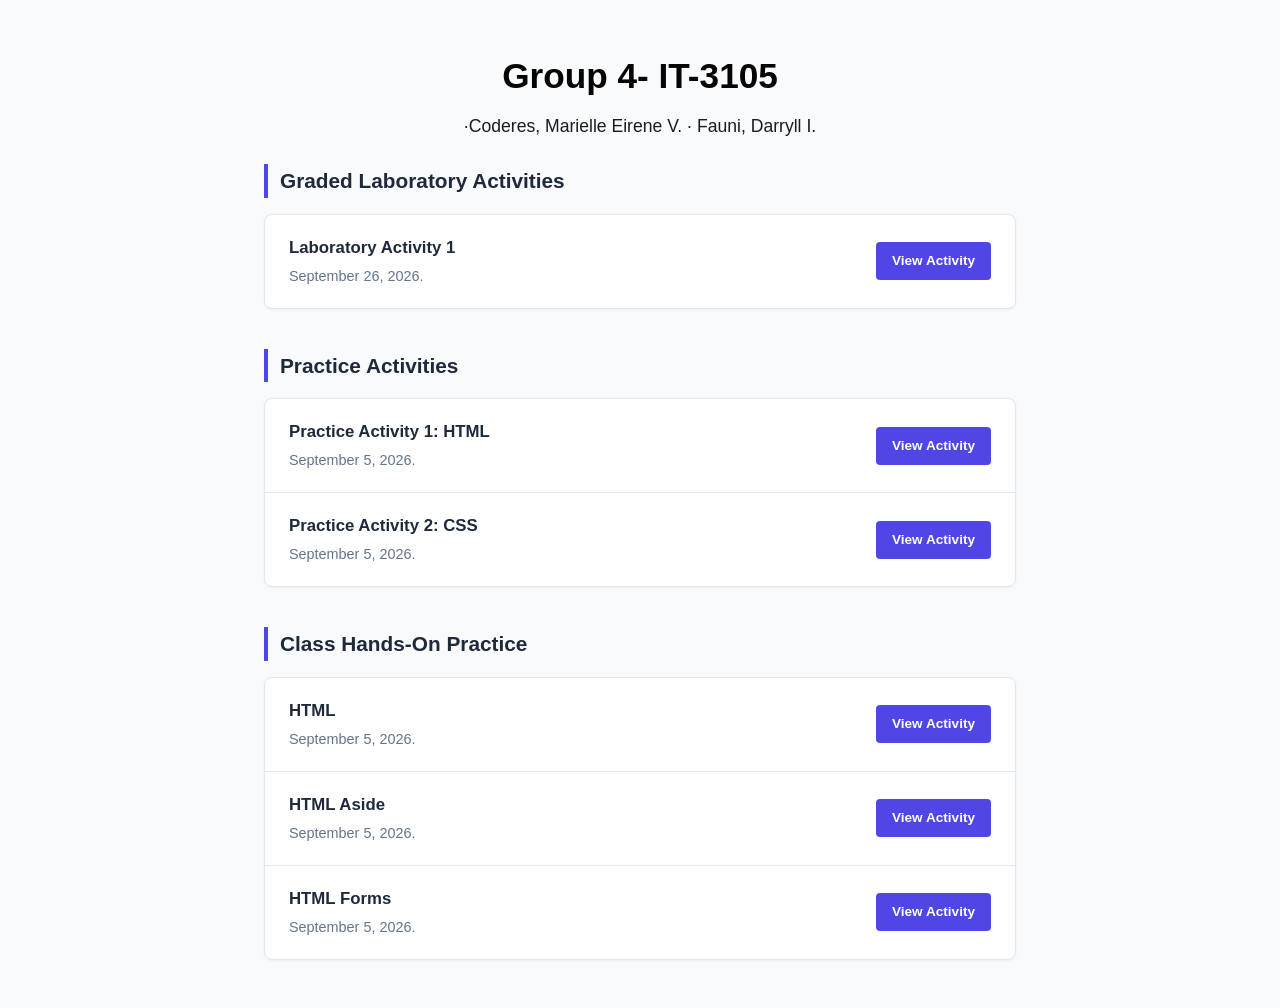
<file: index.html>
<!DOCTYPE html>
<html lang="en">
<head>
    <meta charset="UTF-8">
    <meta name="viewport" content="width=device-width, initial-scale=1.0">
    <title>Class Activity Repository</title>
    <link rel="stylesheet" href="style.css">
</head>
<body>

    <!-- Banner Header -->
    <header>
        <h1>Group 4- IT-3105</h1>
        <p>·Coderes, Marielle Eirene V. · Fauni, Darryll I.</p>
    </header>

    <!-- Main Content Area -->
    <main>
        
        <!-- Section: Current Module -->
        <h2 class="section-title">Graded Laboratory Activities</h2>
        <ul class="activity-list">
            <li>
                <span class="activity-info">
                    <strong>Laboratory Activity 1</strong>
                    <p>September 26, 2026.</p>
                </span>
                <a href="Laboratory Activities/Lab1.html" class="btn">View Activity</a>
            </li>

        </ul>

        <h2 class="section-title">Practice Activities</h2>
        <ul class="activity-list">
            <li>
                <span class="activity-info">
                    <strong>Practice Activity 1: HTML</strong>
                    <p>September 5, 2026.</p>
                </span>
                <a href="practiceactivity(html)/student_profile_portal.html" class="btn">View Activity</a>
            </li>
            <li>
                <span class="activity-info">
                    <strong>Practice Activity 2: CSS </strong>
                    <p>September 5, 2026.</p>
                </span>
                <a href="practiceactivity(css)/student_profile_portal.html" class="btn">View Activity</a>
            </li>
        </ul>

        <h2 class="section-title">Class Hands-On Practice</h2>
        <ul class="activity-list">
            <li>
                <span class="activity-info">
                    <strong>HTML</strong>
                    <p>September 5, 2026.</p>
                </span>
                <a href="practice activities/Practicehtml.html" class="btn">View Activity</a>
            </li>
            <li>
                <span class="activity-info">
                    <strong>HTML Aside</strong>
                    <p>September 5, 2026.</p>
                </span>
                <a href="practice activities/aside.html" class="btn">View Activity</a>
            </li>
            <li>
                <span class="activity-info">
                    <strong>HTML Forms</strong>
                    <p>September 5, 2026.</p>
                </span>
                <a href="practice activities/htmlForms.html" class="btn">View Activity</a>
            </li>
        </ul>

    </main>

</body>
</html>
</file>
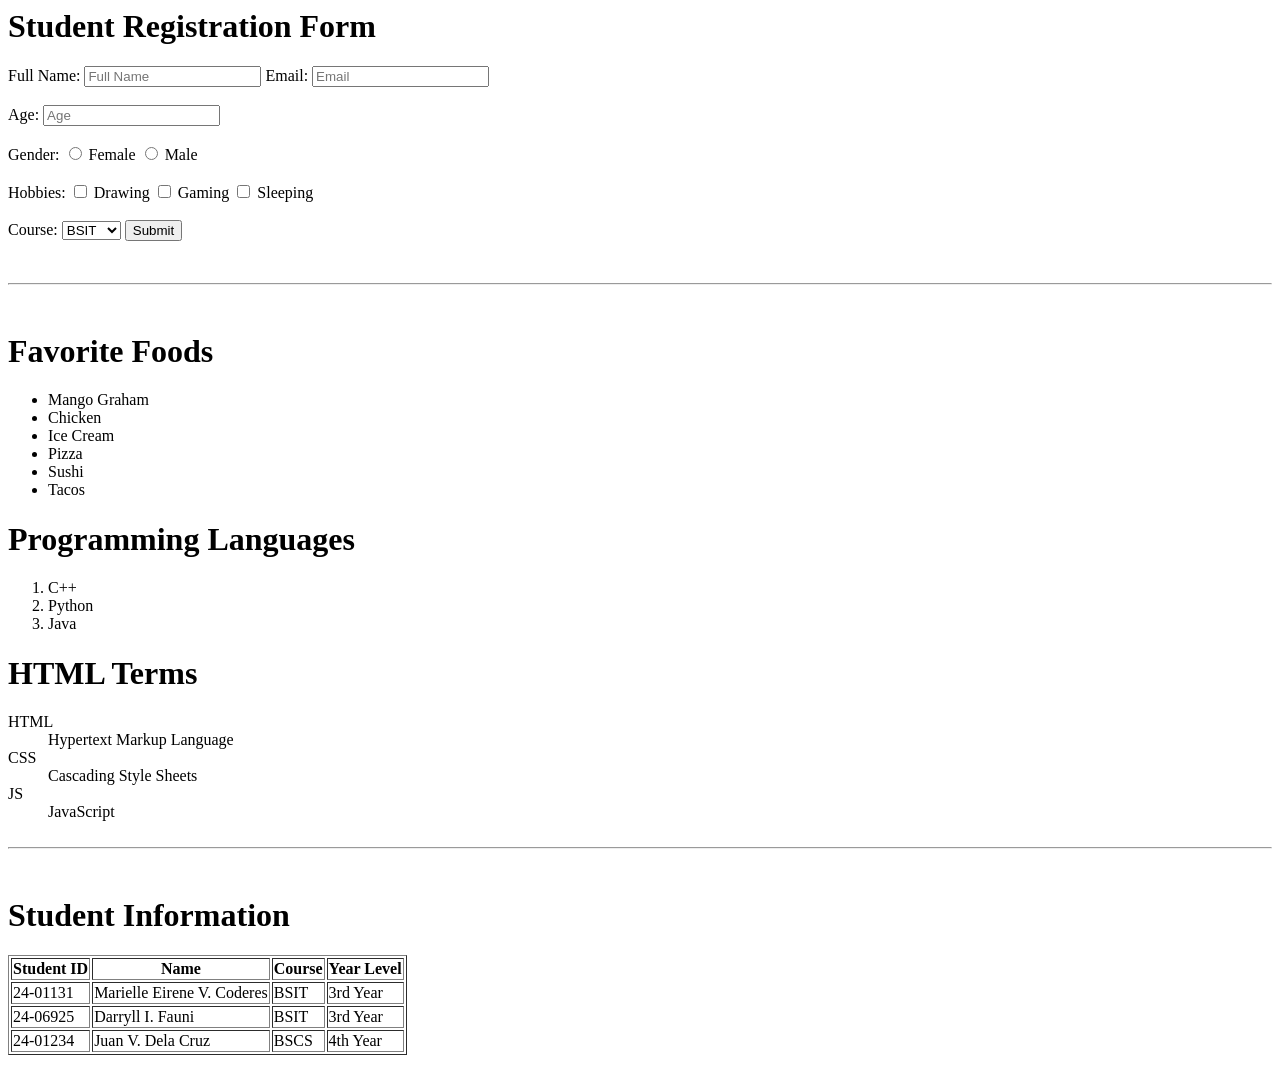
<file: Laboratory Activities/Lab1.html>
<body>

    <h1> Student Registration Form </h1>
    <form>
        <label for="fullname">Full Name:</label>
        <input placeholder ="Full Name" type = "text" name = "FullName" id = "fullname> 
        <br>
        <br>
        <label for="Email"> Email: </label>
        <input placeholder="Email" type="email" name = "email" id="Email">
        <br>
        <br> 
        <label for = "number"> Age: </label>
        <input placeholder = "Age" type = "number" name = "age" id = "number">
        <br>
        <br>
        <label for="radio"> Gender: </label>
        <input type = "radio" id = "option_id" name = "gender" value="option_v">
        <label for = "option_id"> Female </label>
        <input type = "radio" id = "option_id" name = "gender" value="option_v">
        <label for = "option_id"> Male </label>

        <br><br>

        <label for = "checkbox"> Hobbies: </label>
        <input type="checkbox" id="1" name="hobbies" value ="draw">
        <label for="1"> Drawing </label>
        <input type="checkbox" id="2" name="hobbies" value ="draw">
        <label for="2"> Gaming </label>
        <input type="checkbox" id="3" name="hobbies" value ="draw">
        <label for="3"> Sleeping </label>
         
        <br><br>

        <label for = "course"> Course: </label>
        <select id ="course">
            <option value = "BSIT"> BSIT </option>
            <option value ="BSCS"> BSCS</option>
            <option value ="BSCE"> BSCE </option>
            <option value ="BSA"> BSA </option>
            <option value ="BSIS"> BSIS </option>
        </select>
       
        </datalist>
        <button type = "submit"> Submit </button>
    </form>

    <br>
    <hr>
    <br>

    <h1> Favorite Foods </h1>
    <ul>
        <li> Mango Graham </li>
        <li> Chicken </li>
        <li> Ice Cream </li>
        <li> Pizza </li>
        <li> Sushi </li>
        <li> Tacos </li>
    </ul>

    <h1> Programming Languages </h1>
    <ol>
        <li> C++ </li>
        <li> Python </li>
        <li> Java </li>
    </ol>

    <h1> HTML Terms </h1>
    <dl>
        <dt> HTML </dt>
        <dd> Hypertext Markup Language </dd>
        <dt> CSS </dt>
        <dd> Cascading Style Sheets </dd>
        <dt> JS </dt>
        <dd> JavaScript </dd>

        <br>
        <hr>
        <br>

        <h1> Student Information </h1>
        <table border = "1">
            <tr>
                <th> Student ID </th>
                <th> Name  </th>
                <th> Course </th>
                <th> Year Level</th>
            </tr>
            <tr>
                <td> 24-01131 </td>
                <td> Marielle Eirene V. Coderes </td>
                <td>BSIT</td>
                <td>3rd Year</td>
            </tr>
            <tr>
                <td> 24-06925 </td>
                <td> Darryll I. Fauni </td>
                <td>BSIT</td>
                <td>3rd Year</td>
            </tr>
            <tr>
                <td> 24-01234 </td>
                <td> Juan V. Dela Cruz</td>
                <td>BSCS</td>
                <td>4th Year</td>
            </tr>
        </table>

    
</body>
</file>
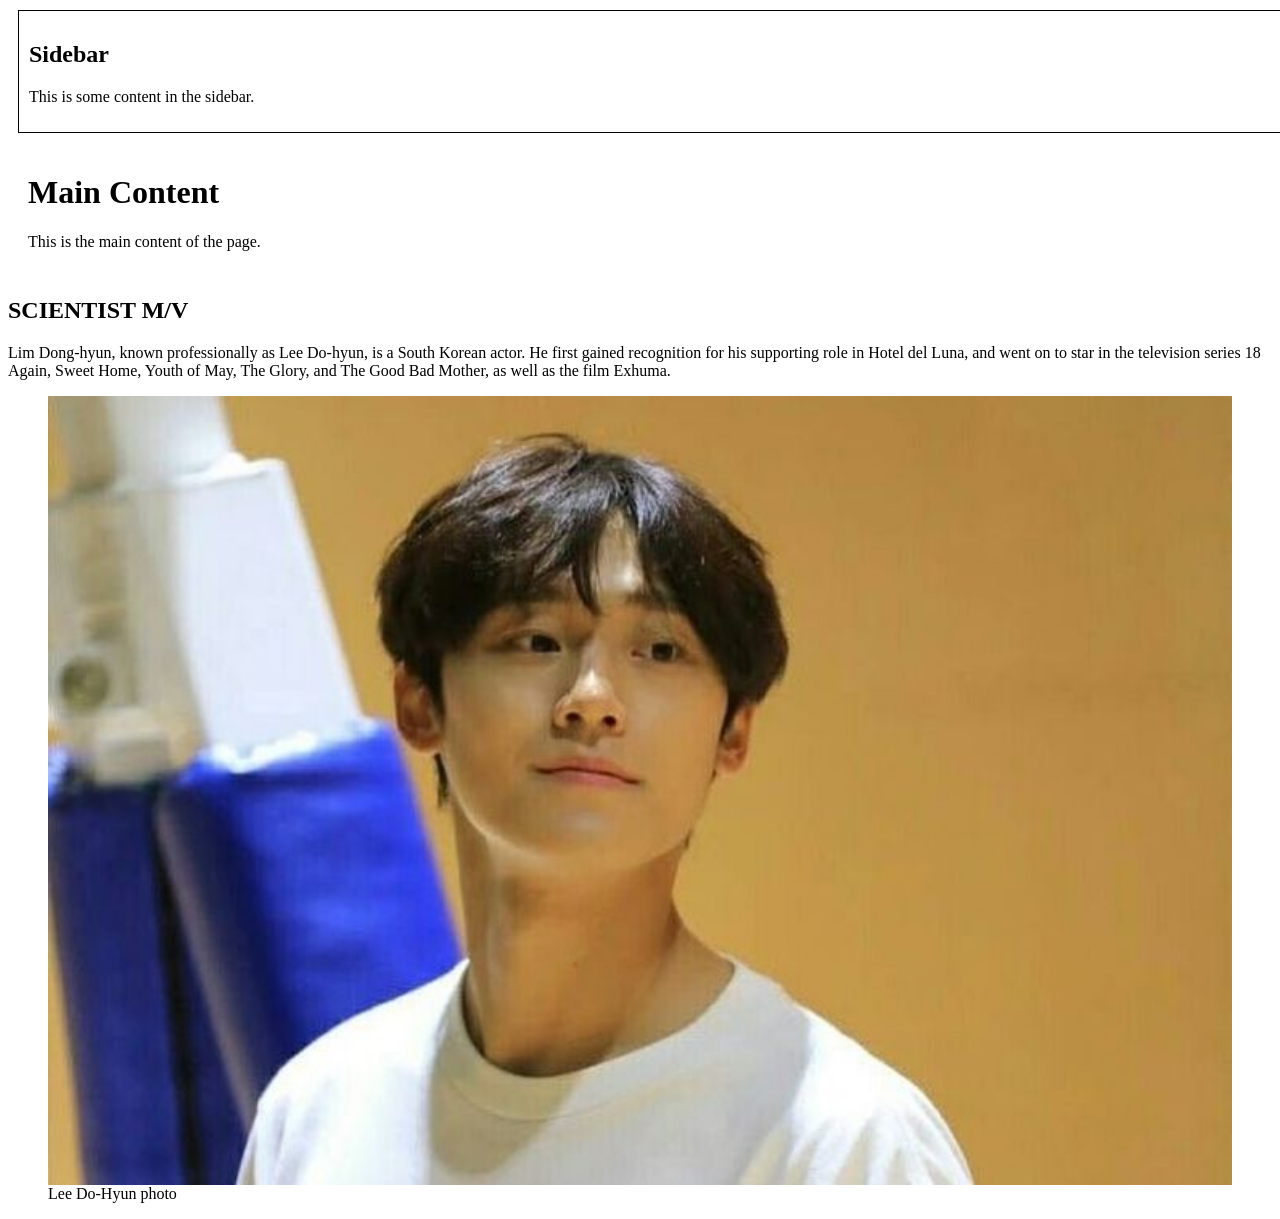
<file: practice activities/aside.html>
<style>
    main {
        padding: 10px;
        margin: 10px;
    }

    aside{
        width: 100vw;
        border: 1px solid black;
        padding: 10px;
        margin: 10px;
        float: top;
    }
</style>

</head>
<body> 
    <aside>
        <h2> Sidebar </h2>
        <p> This is some content in the sidebar.</p>
    </aside>
    <main>
        <h1>Main Content</h1>
        <p>This is the main content of the page.</p>
    </main>
</body>

<body>
    <h2>SCIENTIST M/V</h2>
    <p>Lim Dong-hyun, known professionally as Lee Do-hyun, is a South Korean actor.
        He first gained recognition for his supporting role in Hotel del Luna, and 
        went on to star in the television series 18 Again, Sweet Home, Youth of May, 
        The Glory, and The Good Bad Mother, as well as the film Exhuma.</p>
        <figure>
            <img src ="attachments/Lee Do Hyun.jpeg" alt ="Trulli" style = "width: 100%">
            <figcaption> Lee Do-Hyun photo</figcaption>
        </figure>
</body>
</html>
</file>
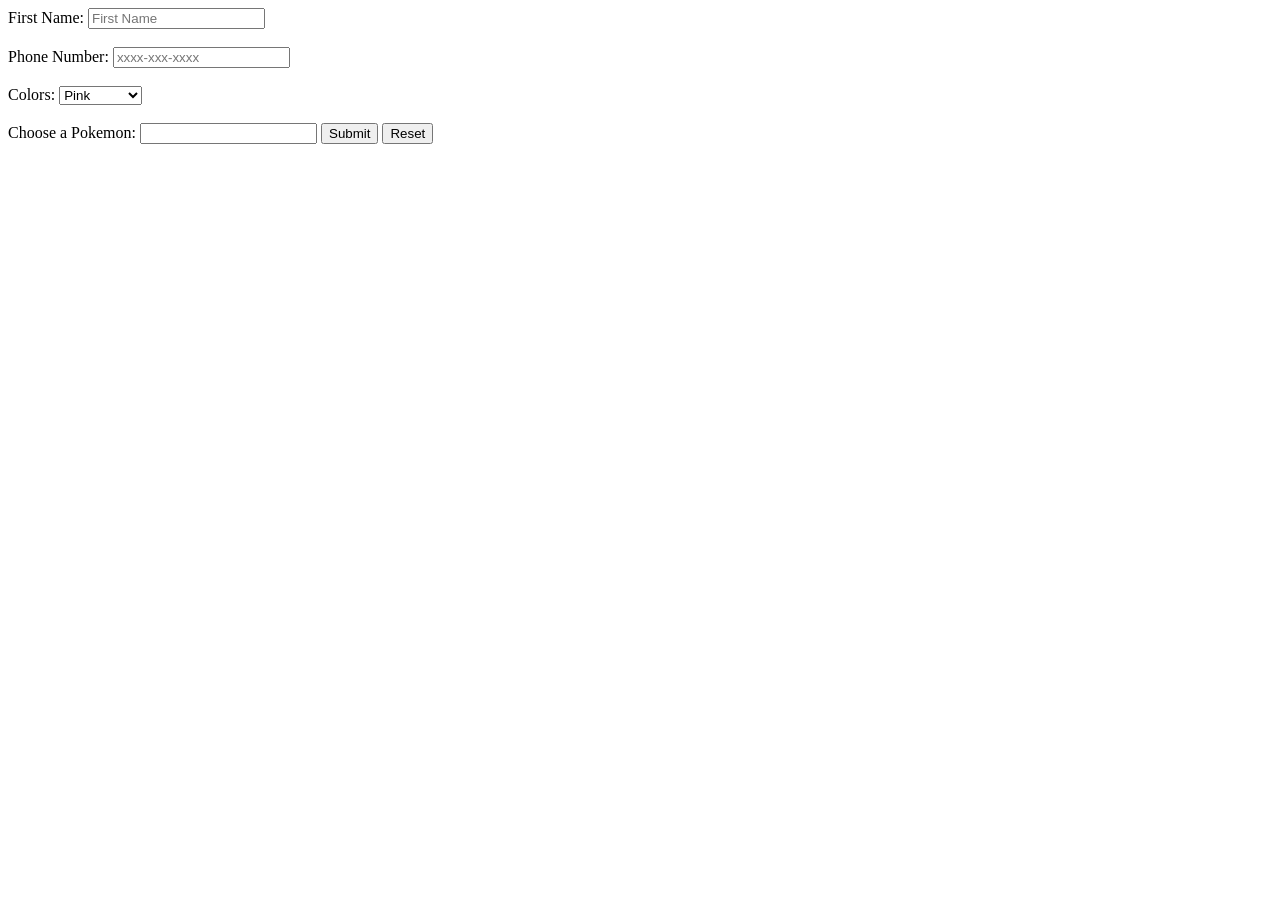
<file: practice activities/htmlForms.html>
<body>
    <form>
        <label for="firstname">First Name:</label>
        <input placeholder ="First Name"type = "text" name = "firstname" id = "firstname"> <br> <br>
        <label for = "Phonenumber"> Phone Number: </label>
        <input placeholder="xxxx-xxx-xxxx" type = "tel" id = "Phonenumber" pattern = "[0-9]{4}-[0-9]{3}-[0-9]{4}" >
        <br>
        <br> 
        <label for = "colors"> Colors: </label>
        <select id = "colors">
            <option value = "pink"> Pink </option>
            <option value = "peach"> Peach</option>
            <option value = "periwinkle">Periwinkle</option>
            <option value = "purple">Purple</option>
        </select><br><br>

        <label for = "pk-choice"> Choose a Pokemon:</label>
        <input list = "pk-opts" id = "pk-choice" name = "pk-choice">
        <datalist id = "pk-opts">
            <option value = "Pikachu"> 
            <option value = "Jigglypuff"> 
            <option value = "Squirtle">
            <option value = "Psyduck">
       
        </datalist>
        <button type = "submit"> Submit </button>
        <button type ="reset"> Reset</button>
    </form>


</body>
</file>
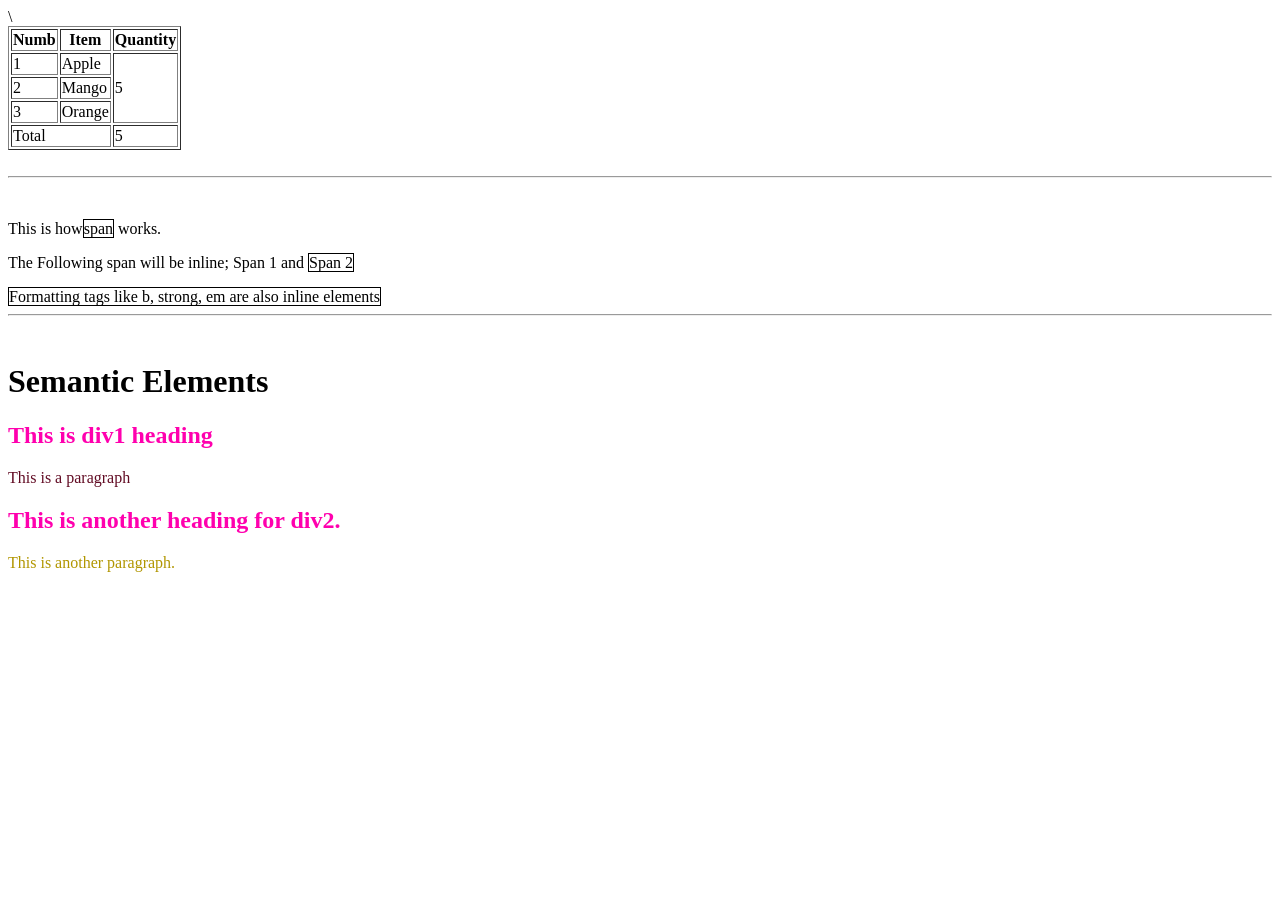
<file: practice activities/Practice1.html>
<table border ="1">\
    <tr>
        <th>Numb</th>
        <th>Item</th>
        <th>Quantity</th>
    </tr>
    <tr>
        <td>1</td>
        <td>Apple</td>
        <td rowspan ="3">5</td>
    </tr>
    <tr>
        <td>2</td>
        <td>Mango</td>
    </tr>
    <tr>
        <td>3</td>
        <td>Orange</td>
    </tr>
    <tr>
        <td colspan ="2">Total</td>
        <td>5</td>
    </tr>
</table>

<br>
<hr>
<br>

<!DOCTYPE html>

<html> 
        <p>This is how<span style="border: 1px solid
        black">span</span> works. </p>
        <p> The Following span will be inline; 
            <span style = "border: 1 px solid black">Span 1</span>
            and <span style="border: 1px solid black">Span 2</span></p>
            <span style ="border: 1px solid black"> Formatting tags like b, strong, em are also inline elements</span>


    <br>
    <hr>
    <br>

    <head>
        <title> Example 7  Inline Elements </title>
        <style>
            h2 {
                color: rgb(255, 0, 174);
            }
            .div1 {
                color: rgb(98, 12, 36);
            }
            .div2{
                color: rgb(177, 150, 0);
            }
        </style>
    </head>
    <body>

        <h1> Semantic Elements </h1>
        <div class ="div1">
            <h2> This is div1 heading</h2>
            <p> This is a paragraph </p>
        </div> 

        <div class ="div2">
            <h2> This is another heading for div2.</h2>
            <p>This is another paragraph.</p>
        </div>

    <body> 


</html>
</file>
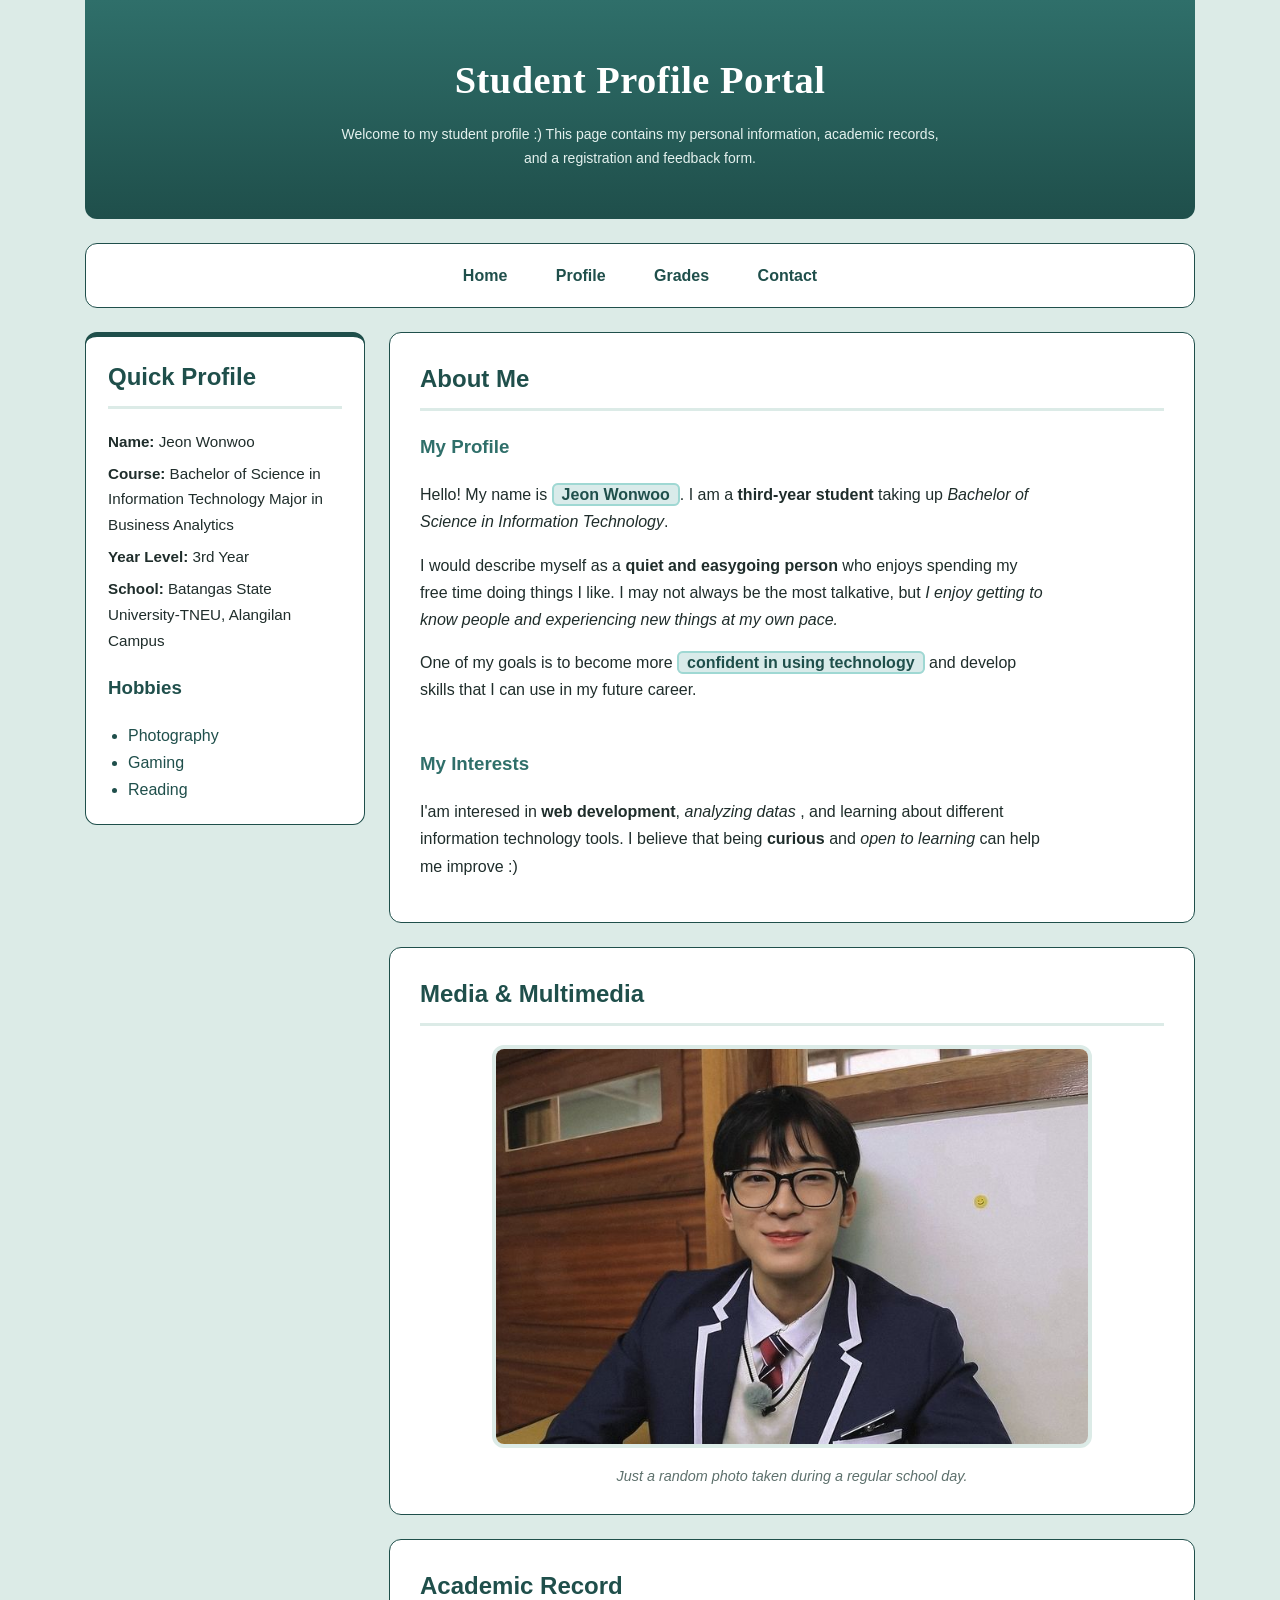
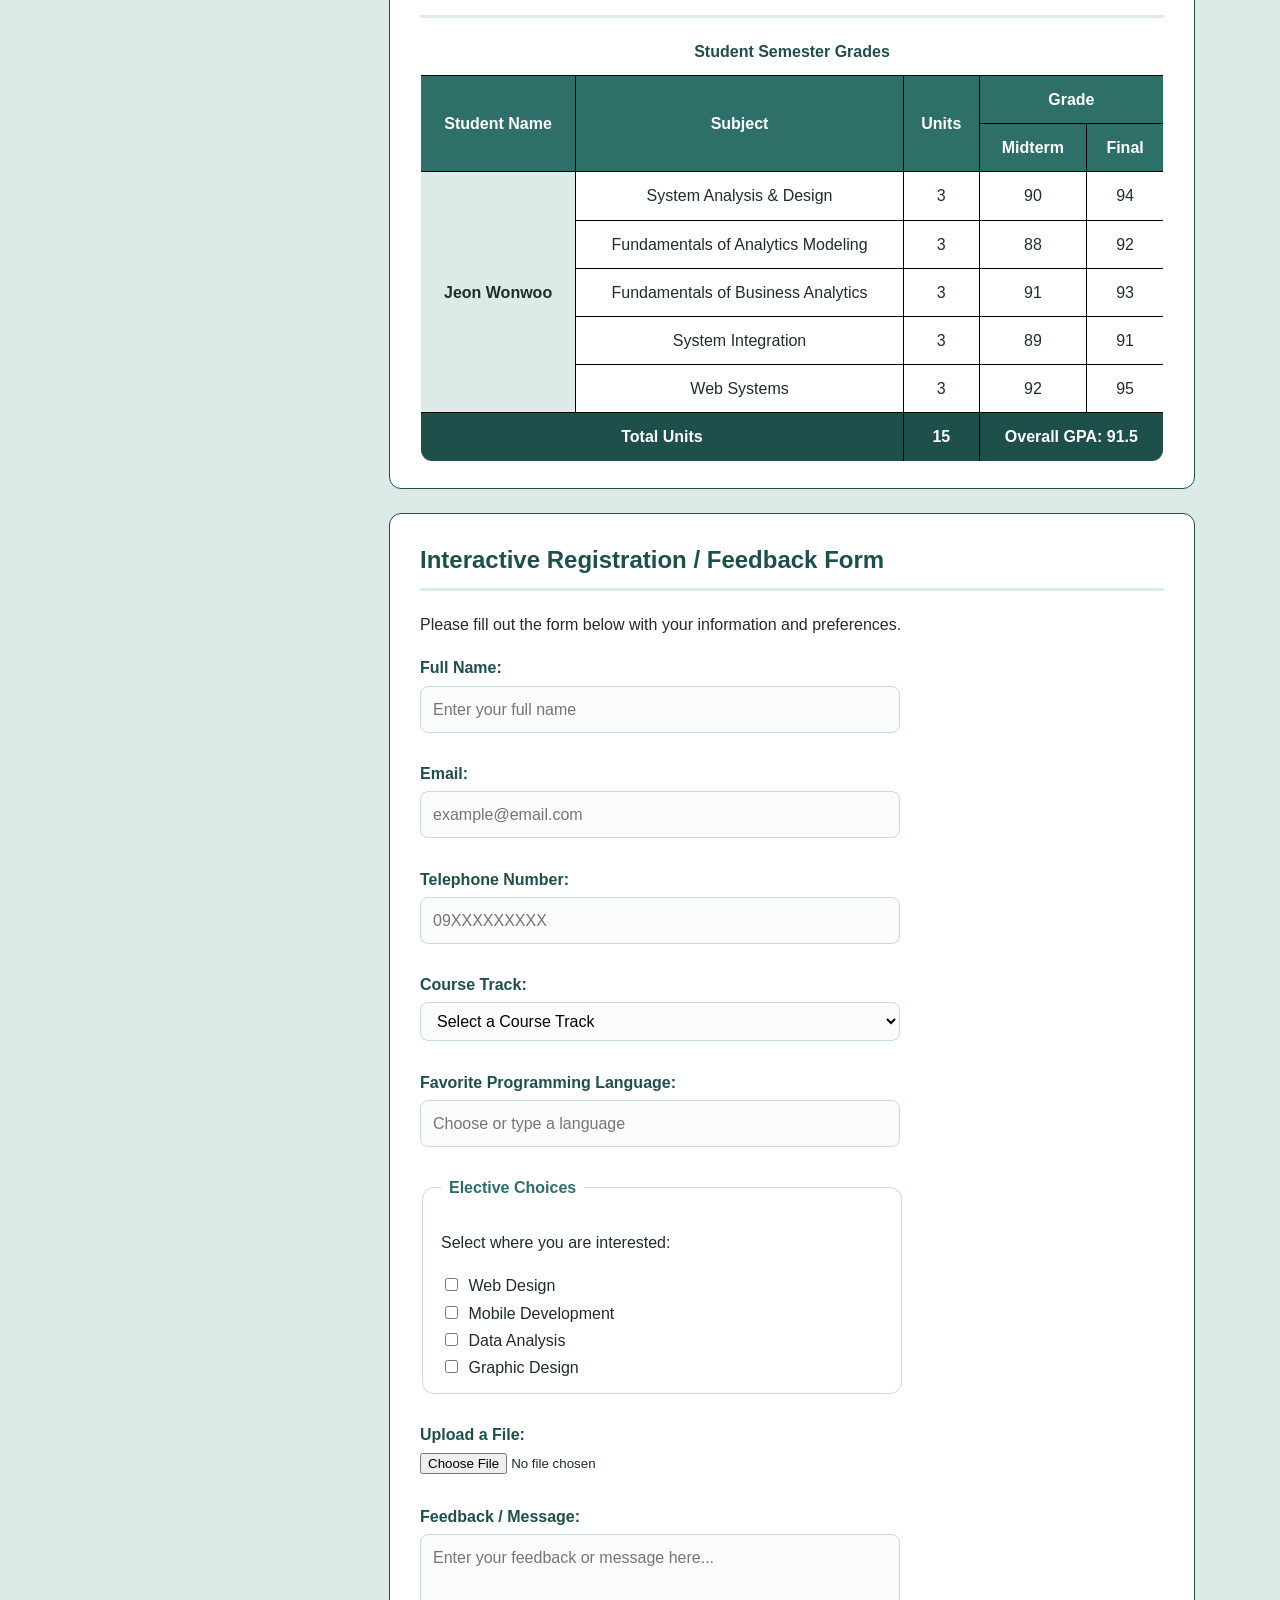
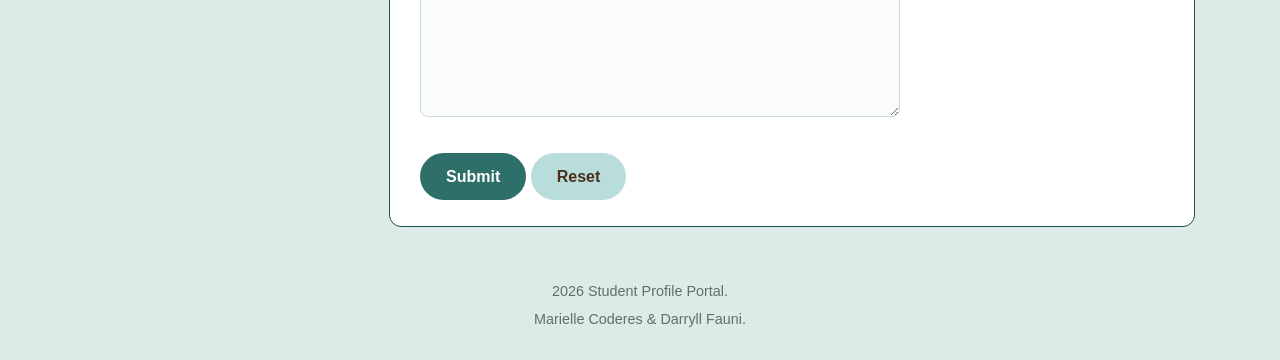
<file: practiceactivity(css)/student_profile_portal.html>
<!DOCTYPE html>
<html lang="en">

<head>
    <meta charset="UTF-8">
    <meta name="viewport" content="width=device-width, initial-scale=1.0">
    <title>Student Profile Portal</title>
    <link rel="stylesheet" href="student_profile.css">
    <link rel="icon" href="image.png">
</head>

<body>
    <header id="home">
        <h1>Student Profile Portal</h1>

        <p>
            Welcome to my student profile :) This page contains my personal
            information, academic records, and a registration and feedback form.
        </p>
    </header>

    <nav>
        <a href="#home">Home</a> 
        <a href="#profile">Profile</a> 
        <a href="#grades">Grades</a> 
        <a href="#registration">Contact</a>
    </nav>

    <aside>
        <h2>Quick Profile</h2>

        <p><strong>Name:</strong> Jeon Wonwoo</p>
        <p><strong>Course:</strong> Bachelor of Science in Information Technology Major in Business Analytics</p>
        <p><strong>Year Level:</strong> 3rd Year</p>
        <p><strong>School:</strong> Batangas State University-TNEU, Alangilan Campus</p>

        <h3>Hobbies</h3>
        <ul>
            <li>Photography</li>
            <li>Gaming</li>
            <li>Reading</li>
        </ul>
    </aside>

    <main>

        <section id="profile">

            <h2>About Me</h2>

            <article>
                <h3>My Profile</h3>

                <p>
                    Hello! My name is
                    <span>Jeon Wonwoo</span>.
                    I am a <b>third-year student</b> taking up
                    <i>Bachelor of Science in Information Technology</i>.
                </p>

                <p>
                    I would describe myself as a <strong>quiet and easygoing person</strong>
                    who enjoys spending my free time doing things I like. I may not always
                    be the most talkative, but <em>I enjoy getting to know people and experiencing new things
                    at my own pace.</em>
                </p>

                <p>
                    One of my goals is to become more
                    <span>confident in using technology</span> and develop skills
                    that I can use in my future career.
                </p>
            </article>

            <hr>

            <article>
                <h3>My Interests</h3>

                <p>
                    I'am interesed in <b>web development</b>,
                    <i>analyzing datas </i>, and learning about different
                    information technology tools.
                    I believe that being <strong>curious</strong> and
                    <em>open to learning</em> can help me improve :)
                </p>
            </article>

        </section>

        <section id="media">

            <h2>Media & Multimedia</h2>

            <figure>
                <img
                    src="wonu.jpg"
                    alt="A photo taken during a regular school day"
                    width="600"
                    height="350"
                >

                <figcaption>
                    Just a random photo taken during a regular school day.
                </figcaption>
            </figure>

        </section>

        <section id="grades">

            <h2>Academic Record</h2>

            <table border="1">

                <caption>
                    Student Semester Grades
                </caption>

                <thead>
                    <tr>
                        <th rowspan="2">Student Name</th>
                        <th rowspan="2">Subject</th>
                        <th rowspan="2">Units</th>
                        <th colspan="2">Grade</th>
                    </tr>

                    <tr>
                        <th>Midterm</th>
                        <th>Final</th>
                    </tr>
                </thead>

                <tbody>

                    <tr>
                        <td rowspan="5">Jeon Wonwoo</td>
                        <td>System Analysis & Design</td>
                        <td>3</td>
                        <td>90</td>
                        <td>94</td>
                    </tr>

                    <tr>
                        <td>Fundamentals of Analytics Modeling</td>
                        <td>3</td>
                        <td>88</td>
                        <td>92</td>
                    </tr>

                    <tr>
                        <td>Fundamentals of Business Analytics</td>
                        <td>3</td>
                        <td>91</td>
                        <td>93</td>
                    </tr>

                    <tr>
                        <td>System Integration</td>
                        <td>3</td>
                        <td>89</td>
                        <td>91</td>
                    </tr>

                    <tr>
                        <td>Web Systems</td>
                        <td>3</td>
                        <td>92</td>
                        <td>95</td>
                    </tr>

                </tbody>

                <tfoot>
                    <tr>
                        <td colspan="2"><strong>Total Units</strong></td>
                        <td><strong>15</strong></td>
                        <td colspan="2"><strong>Overall GPA: 91.5</strong></td>
                    </tr>
                </tfoot>

            </table>

        </section>

        <section id="registration">

            <h2>Interactive Registration / Feedback Form</h2>

            <p>
                Please fill out the form below with your information and preferences.
            </p>

            <form action="https://httpbin.org/post" method="POST" enctype="multipart/form-data">

                <label for="fullname">Full Name:</label><br>
                <input
                    type="text"
                    id="fullname"
                    name="fullname"
                    placeholder="Enter your full name"
                    required
                >

                <br><br>

                <label for="email">Email:</label><br>
                <input
                    type="email"
                    id="email"
                    name="email"
                    placeholder="example@email.com"
                    required
                >

                <br><br>

                <label for="phone">Telephone Number:</label><br>
                <input
                    type="tel"
                    id="phone"
                    name="phone"
                    placeholder="09XXXXXXXXX"
                    pattern="[0-9]{11}"
                    title="enter an 11-digit telephone number."
                    required
                >

                <br><br>

                <label for="course">Course Track:</label><br>

                <select id="course" name="course" required>

                    <option value="">Select a Course Track</option>

                    <optgroup label="Computer Science">
                        <option value="computer-science">Computer Science</option>
                        <option value="software-development">Software Development</option>
                        <option value="data-science">Data Science</option>
                    </optgroup>

                    <optgroup label="Information Technology">
                        <option value="information-technology">Information Technology</option>
                        <option value="business-analytics">Business Analytics</option>
                        <option value="web-development">Web Development</option>
                    </optgroup>

                </select>

                <br><br>

                <label for="programming-language">
                    Favorite Programming Language:
                </label><br>

                <input
                    list="programming-languages"
                    id="programming-language"
                    name="programming-language"
                    placeholder="Choose or type a language"
                >

                <datalist id="programming-languages">
                    <option value="HTML">
                    <option value="CSS">
                    <option value="JavaScript">
                    <option value="Python">
                    <option value="Java">
                    <option value="C++">
                    <option value="PHP">
                </datalist>

                <br><br>

                <fieldset>

                    <legend>Elective Choices</legend>

                    <p>Select where you are interested:</p>

                    <input type="checkbox" id="web-design" name="electives" value="web-design">
                    <label for="web-design">Web Design</label>

                    <br>

                    <input type="checkbox" id="mobile-development" name="electives" value="mobile-development">
                    <label for="mobile-development">Mobile Development</label>

                    <br>

                    <input type="checkbox" id="data-analysis" name="electives" value="data-analysis">
                    <label for="data-analysis">Data Analysis</label>

                    <br>

                    <input type="checkbox" id="graphic-design" name="electives" value="graphic-design">
                    <label for="graphic-design">Graphic Design</label>

                </fieldset>

                <br>

                <label for="profile-file">Upload a File:</label><br>

                <input
                    type="file"
                    id="profile-file"
                    name="profile-file"
                >

                <br><br>

                <label for="feedback">Feedback / Message:</label>

                <br>

                <textarea
                    id="feedback"
                    name="feedback"
                    rows="6"
                    cols="50"
                    placeholder="Enter your feedback or message here..."
                ></textarea>

                <br><br>

                <button type="submit">Submit</button>

                <button type="reset">Reset</button>

            </form>

        </section>

    </main>

    <footer>

        <p>
            2026 Student Profile Portal.
        </p>

        <p>
            Marielle Coderes & Darryll Fauni.
        </p>

    </footer>

</body>

</html>
</file>
<file: style.css>
:root {
    --primary: #4f46e5;
    --primary-dark: #4338ca;
    --bg-color: #f8fafc;
    --card-bg: #ffffff;
    --text-main: #1e293b;
    --text-muted: #64748b;
    --border-color: #e2e8f0;
}

* {
    margin: 0;
    padding: 0;
    box-sizing: border-box;
    font-family: 'Segoe UI', Tahoma, Geneva, Verdana, sans-serif;
}

body {
    background-color: var(--bg-color);
    color: var(--text-main);
    line-height: 1.6;
}

/* Banner Header */
header {
    color: rgb(5, 5, 5);
    padding: 3rem 2rem;
    text-align: center;
}

header h1 {
    font-size: 2.2rem;
    margin-bottom: 0.5rem;
}

header p {
    font-size: 1.1rem;
    opacity: 0.9;
    max-width: 600px;
    margin: 0 auto;
}

/* Main Container */
main {
    max-width: 800px;
    margin: -1.5rem auto 3rem auto;
    padding: 0 1.5rem;
}

/* Section Styling */
.section-title {
    font-size: 1.3rem;
    margin-bottom: 1rem;
    color: var(--text-main);
    border-left: 4px solid var(--primary);
    padding-left: 0.75rem;
}

/* Simple List Styling */
.activity-list {
    list-style: none;
    background: var(--card-bg);
    border: 1px solid var(--border-color);
    border-radius: 8px;
    box-shadow: 0 1px 3px 0 rgba(0, 0, 0, 0.05);
    margin-bottom: 2.5rem;
    overflow: hidden;
}

.activity-list li {
    display: flex;
    justify-content: space-between;
    align-items: center;
    padding: 1.25rem 1.5rem;
    border-bottom: 1px solid var(--border-color);
    gap: 1rem;
}

.activity-list li:last-child {
    border-bottom: none;
}

.activity-info strong {
    display: block;
    font-size: 1.05rem;
    color: var(--text-main);
    margin-bottom: 0.2rem;
}

.activity-info p {
    color: var(--text-muted);
    font-size: 0.9rem;
}

/* Buttons */
.btn {
    display: inline-block;
    background-color: var(--primary);
    color: white;
    padding: 0.5rem 1rem;
    border-radius: 4px;
    text-decoration: none;
    font-size: 0.85rem;
    font-weight: 600;
    white-space: nowrap;
    transition: background-color 0.2s;
}

.btn:hover {
    background-color: var(--primary-dark);
}

.btn.secondary {
    background-color: #e2e8f0;
    color: var(--text-main);
}

.btn.secondary:hover {
    background-color: #cbd5e1;
}

/* Footer */
footer {
    text-align: center;
    padding: 2rem;
    color: var(--text-muted);
    font-size: 0.85rem;
    border-top: 1px solid var(--border-color);
    background: white;
}
</file>
<file: practiceactivity(css)/student_profile.css>
* {
    box-sizing: border-box;
}


body {
    margin: 0 auto;
    padding: 0 20px 24px 20px;
    max-width: 1150px;
    font-family: "Segoe UI", Tahoma, Arial, sans-serif;
    line-height: 1.7;
    color: #1f2d2b;
    background-color: #dcebe7;
    display: grid;
    grid-template-columns: 280px 1fr;
    grid-template-areas:
        "header header"
        "nav nav"
        "aside main"
        "footer footer";
    gap: 24px;
}

header {
    grid-area: header;
    background: linear-gradient(#2f6f6a, #1f4f4b);
    color: #ffffff;
    text-align: center;
    padding: 48px 24px;
    border-radius: 0 0 12px 12px;
}

header h1 {
    margin: 0 0 10px 0;
    font-size: 2.4rem;
    letter-spacing: 0.5px;
    font-family: 'Times New Roman', Times, serif;
}

header p {
    margin: 0 auto;
    max-width: 620px;
    color: #e4f1ee;
    font-family:verdana, Geneva, Tahoma, sans-serif;
    font-size: 14px;
}

nav {
    grid-area: nav;
    background-color: #ffffff;
    border: 1px solid #1f4f4b;
    border-radius: 12px;
    padding: 12px;
    text-align: center;

}

nav a {
    display: inline-block;
    padding: 6px 18px;
    margin: 0 4px;
    color: #1f4f4b;
    text-decoration: none;
    font-weight: 600;
    border-radius: 999px;
}

nav a:hover {
    background-color: #dcebe7;
}


aside {
    grid-area: aside;
    align-self: start;
    background-color: #ffffff;
    border: 1px solid #1f4f4b;
    border-top: 5px solid #1f4f4b;
    border-radius: 12px;
    padding: 20px 22px;
}

aside h2 {
    margin-top: 0;
    color: #1f4f4b;
}

aside h3 {
    margin-top: 18px;
    color: #1f4f4b;
}

aside p {
    margin: 6px 0;
    font-size: 0.95rem;
}

aside ul {
    margin: 0;
    padding-left: 20px;
    color: #1f4f4b;
}


main {
    grid-area: main;
    min-width: 0;
}

section {
    background-color: #ffffff;
    border: 1px solid #1f4f4b;
    border-radius: 12px;
    padding: 26px 30px;
    margin-bottom: 24px;
}

h2 {
    margin-top: 0;
    padding-bottom: 8px;
    color: #1f4f4b;
    border-bottom: 3px solid #dcebe7;
}

h3 {
    color: #2f6f6a;
}

article p {
    max-width: 70ch;
}

hr {
    border: 0;
    border-top: 1px #1f4f4b;
    margin: 22px 0;
}


span {
    border: 2px solid #9fd8d3;
    border-radius: 6px;
    padding: 1px 8px;
    background-color: #d9ebea;
    color: #1f4f4b;
    font-weight: 600;
}


figure {
    margin: 0;
    text-align: center;
}

figure img {
    max-width: 100%;
    height: auto;
    border: 4px solid #dcebe7;
    border-radius: 12px;
}

figcaption {
    margin-top: 8px;
    color: #5d706c;
    font-size: 0.9rem;
    font-style: italic;
}

table {
    width: 100%;
    border-collapse: collapse;
    border: 1px solid #1f4f4b;
    border-radius: 12px;
    overflow: hidden;
    text-align: center;
}

caption {
    padding-bottom: 10px;
    font-weight: 700;
    color: #1f4f4b;
}

th,
td {
    padding: 10px 12px;
    border: 1px solid #000000;
}

thead th {
    background-color: #2f6f6a;
    color: #ffffff;
}

tbody tr:hover td {
    background-color: #dcebe7;
}

td[rowspan] {
    background-color: #dcebe7;
    font-weight: 600;
}

tfoot td {
    background-color: #1f4f4b;
    color: #ffffff;
}

label {
    font-weight: 600;
    color: #1f4f4b;
}

input[type="text"],
input[type="email"],
input[type="tel"],
input[list],
select,
textarea {
    width: 100%;
    max-width: 480px;
    margin-top: 4px;
    padding: 9px 12px;
    font: inherit;
    border: 1px solid #c9dcd7;
    border-radius: 8px;
    background-color: #fafcfb;
}

input:focus,
select:focus,
textarea:focus {
    outline: 3px solid #dcebe7;
    border-color: #2f6f6a;
}

input[type="checkbox"] {
    accent-color: #2f6f6a;
    margin-right: 6px;
}

input[type="file"] {
    margin-top: 4px;
}

fieldset {
    max-width: 480px;
    padding: 12px 18px;
    border: 1px solid #c9dcd7;
    border-radius: 12px;
}

legend {
    padding: 0 8px;
    font-weight: 700;
    color: #2f6f6a;
}

fieldset label {
    font-weight: 400;
    color: #1f2d2b;
}

button {
    padding: 10px 26px;
    font: inherit;
    font-weight: 600;
    color: #ffffff;
    background-color: #2f6f6a;
    border: 0;
    border-radius: 999px;
    cursor: pointer;
}

button:hover {
    background-color: #1f4f4b;
}

button[type="reset"] {
    background-color: #b9ddda;
    color: #4a2f1c;
}

button[type="reset"]:hover {
    background-color: #91bcb8;
}


footer {
    grid-area: footer;
    text-align: center;
    color: #5d706c;
    font-size: 0.9rem;
}

footer p {
    margin: 4px 0;
}


@media (max-width: 800px) {

    body {
        grid-template-columns: 1fr;
        grid-template-areas:
            "header"
            "nav"
            "aside"
            "main"
            "footer";
    }

    nav,
    aside {
        position: static;
    }

    section {
        padding: 20px;
    }

    table {
        display: block;
        overflow-x: auto;
    }
}
</file>
